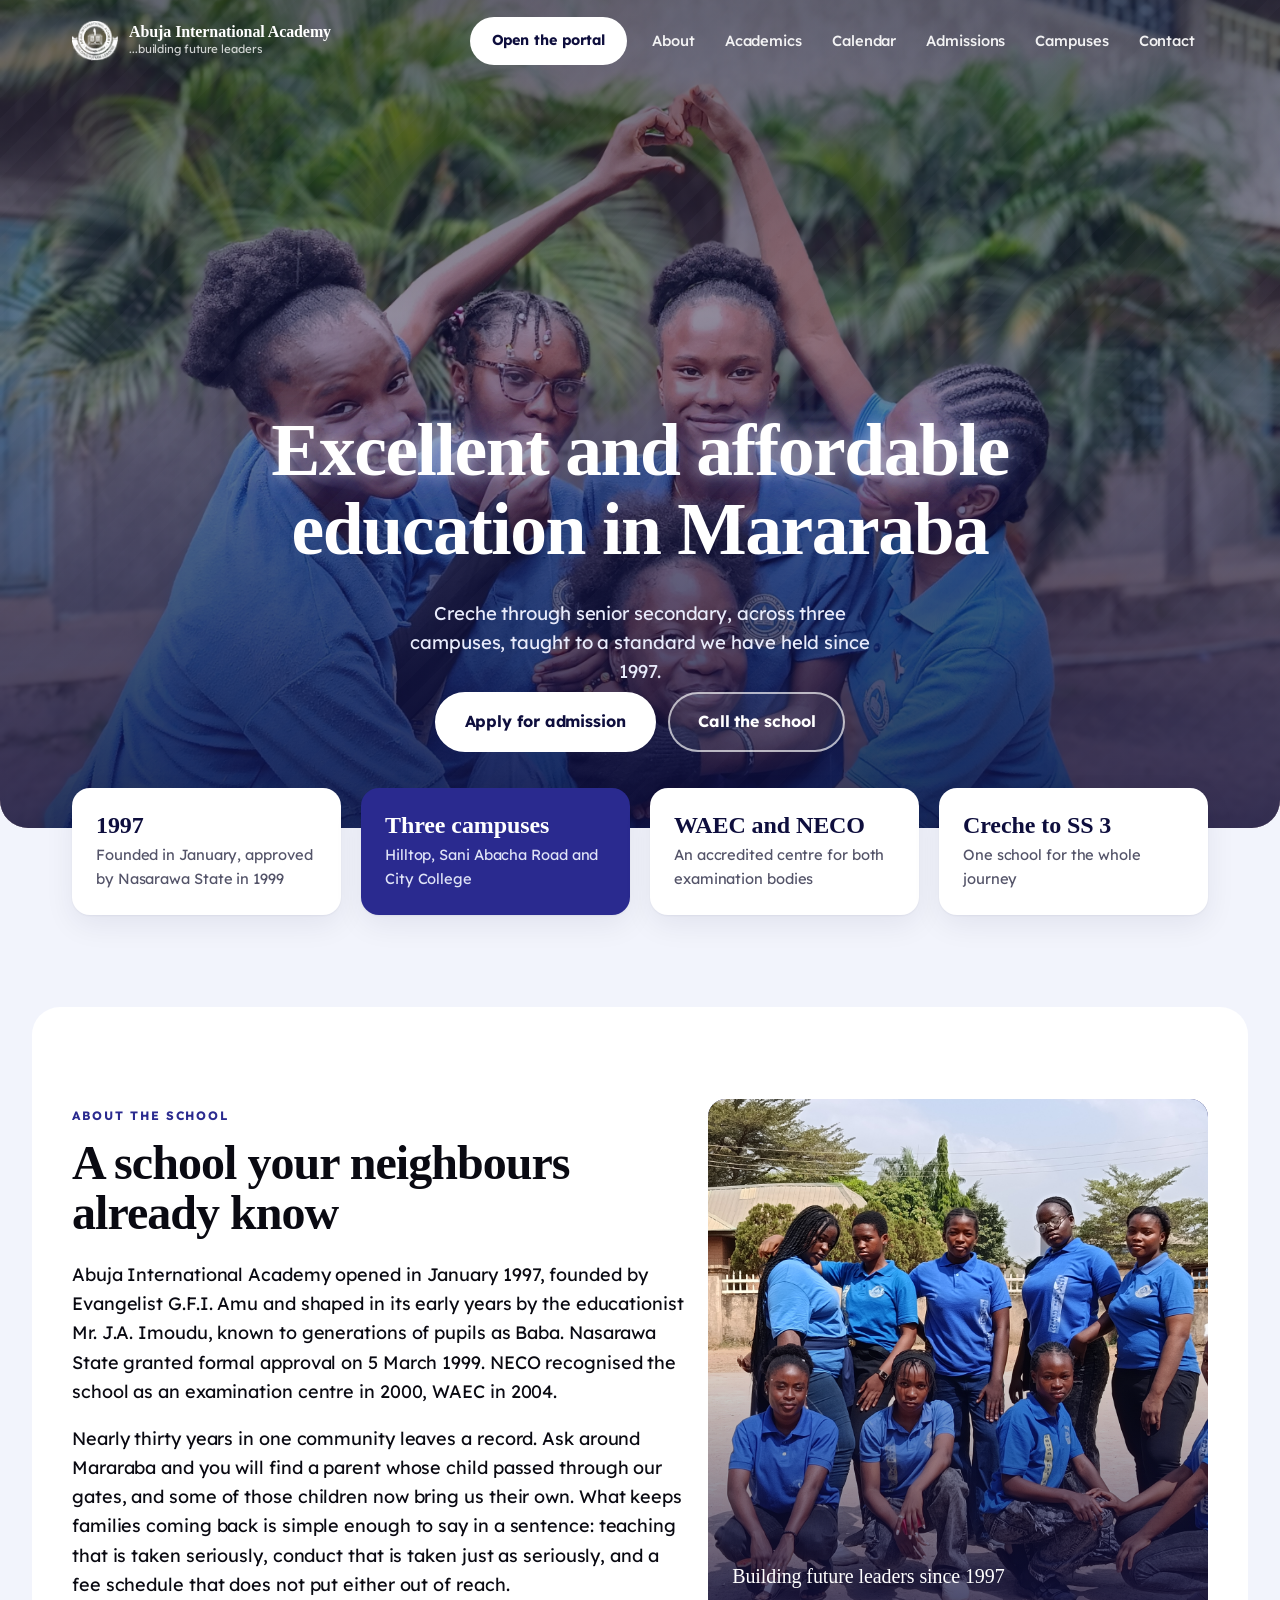
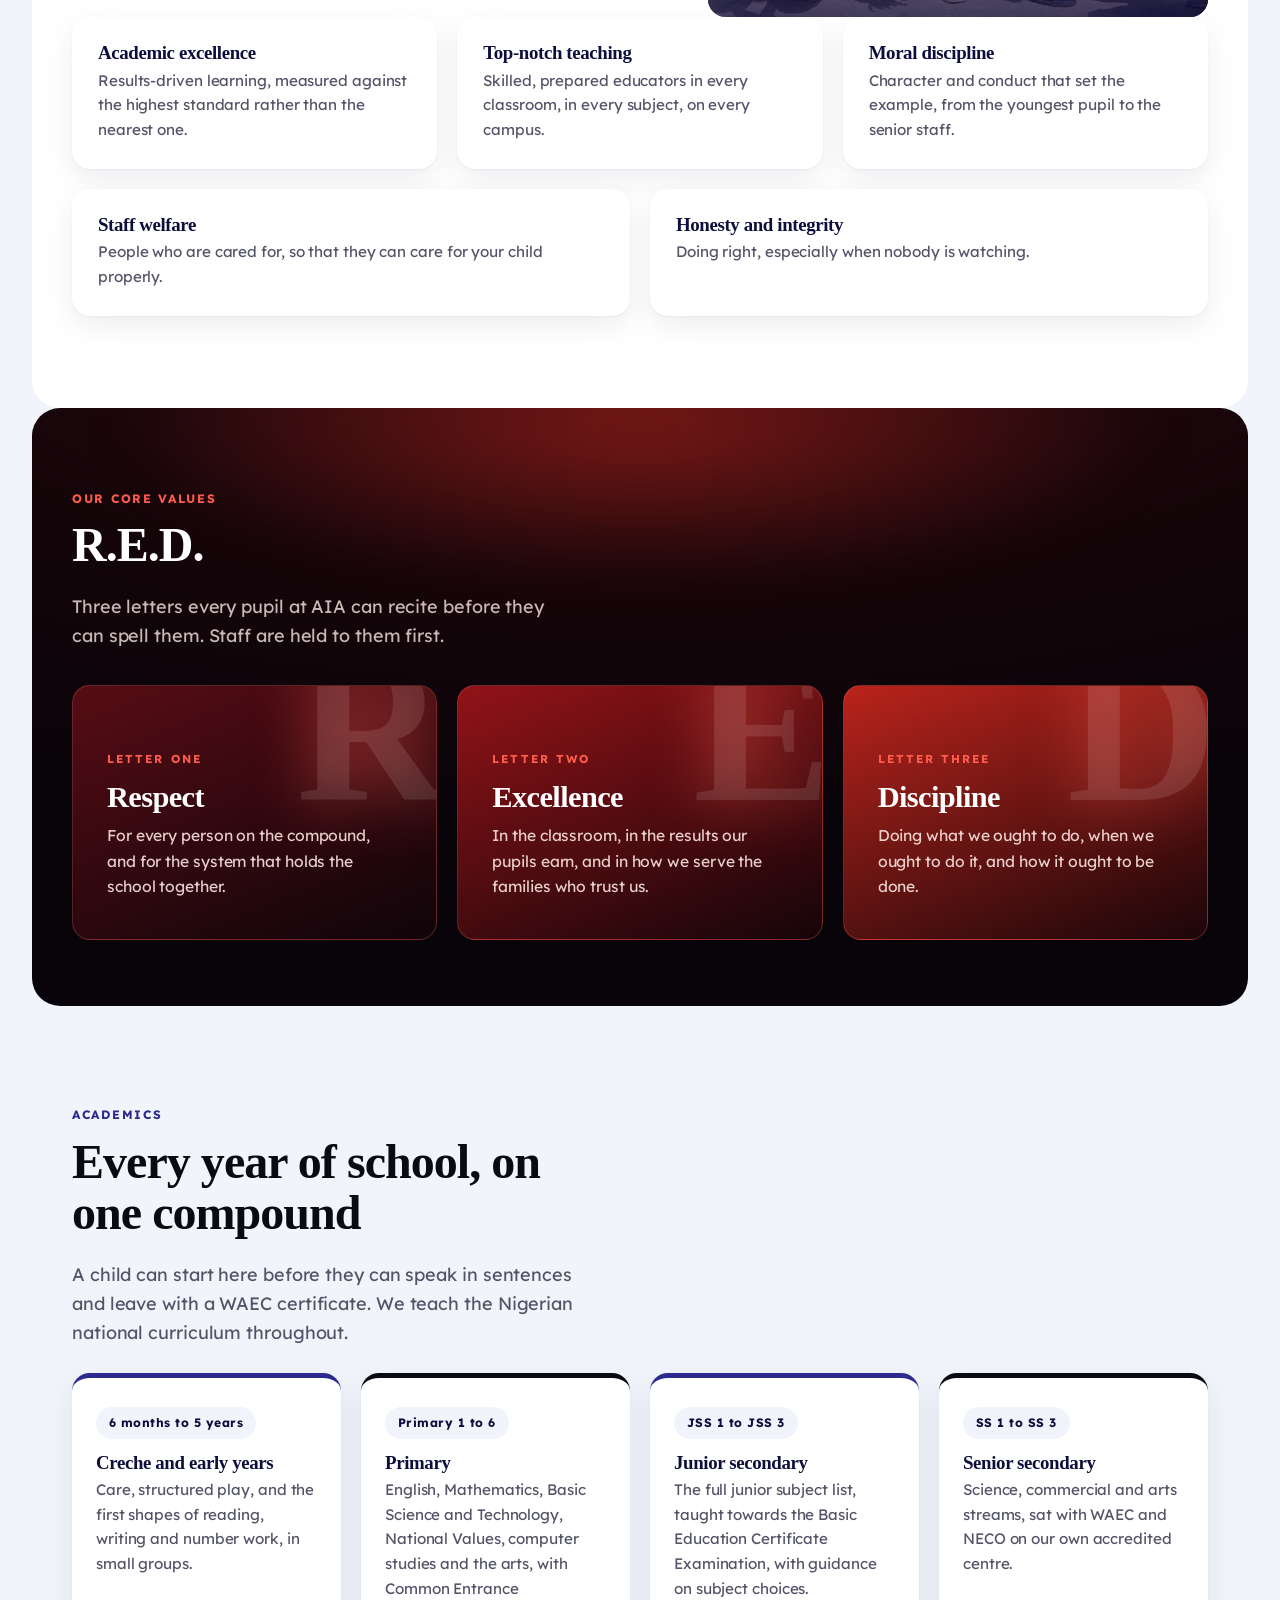
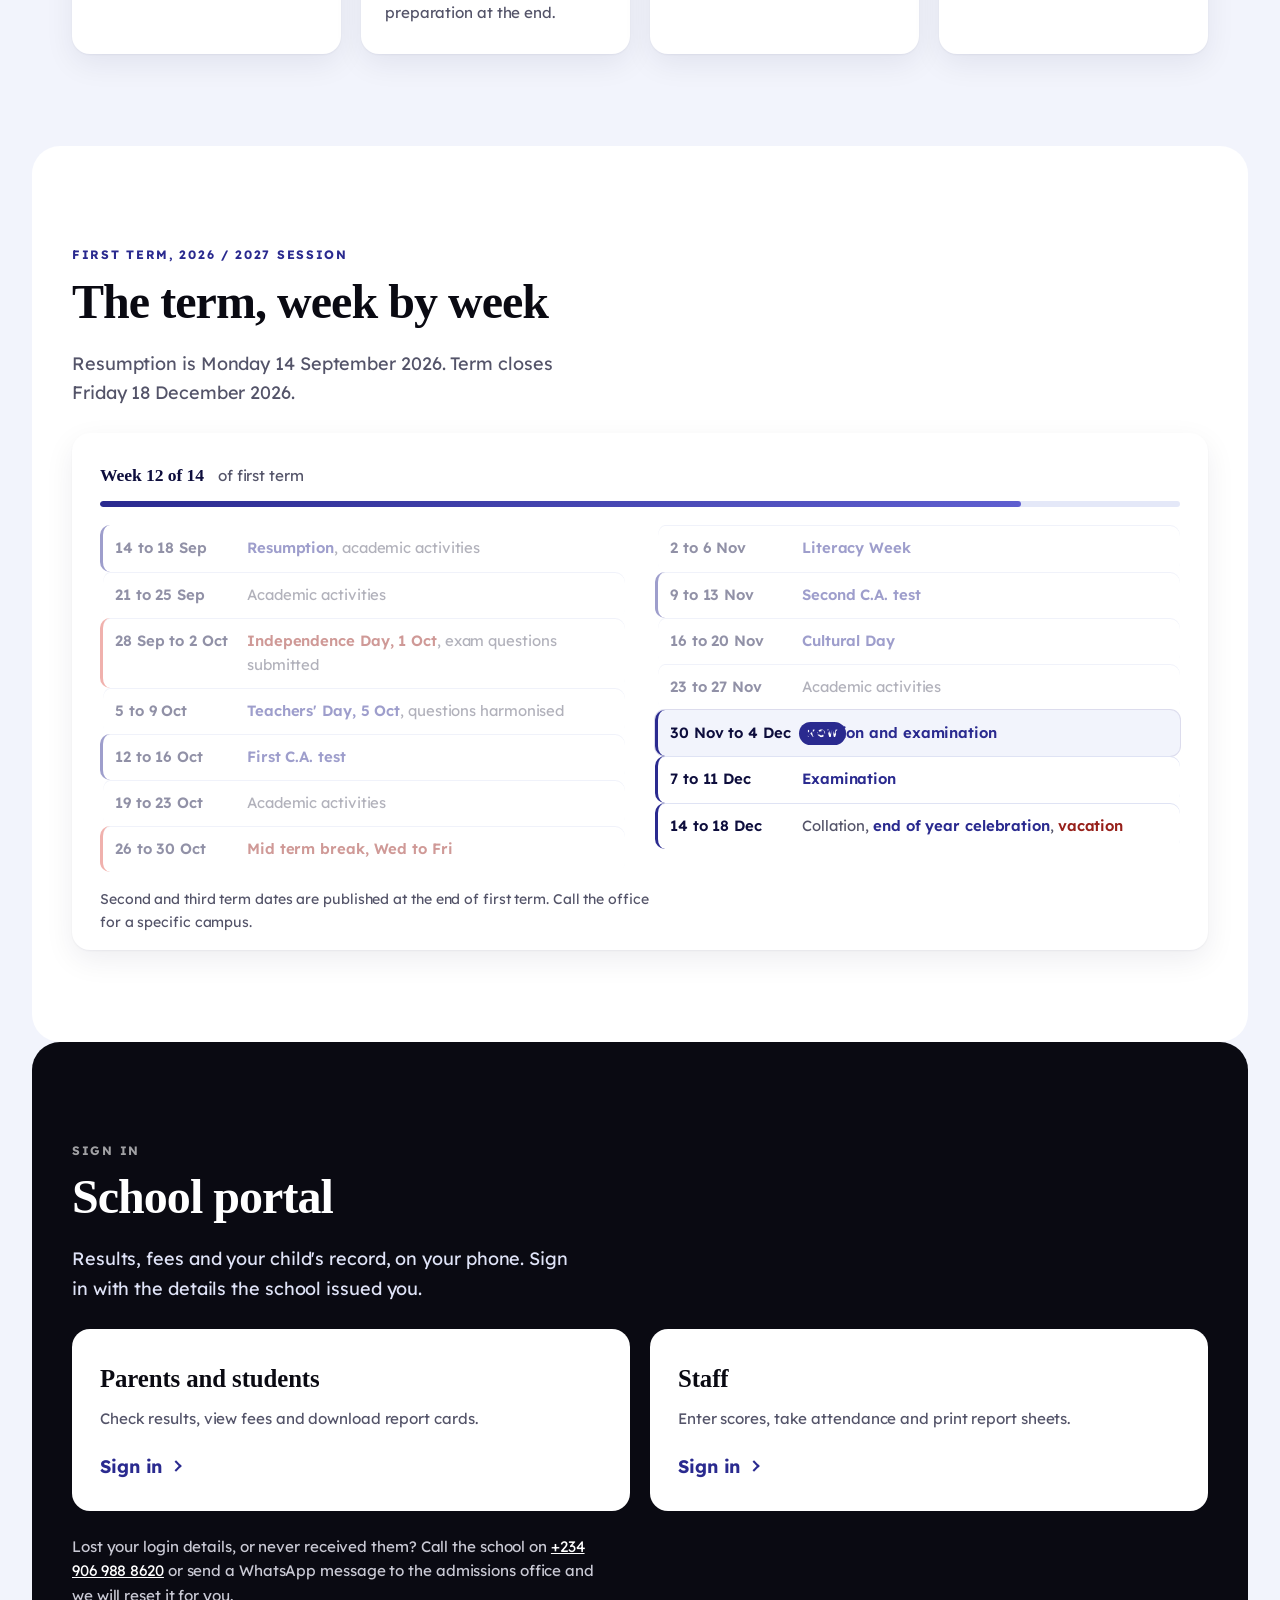
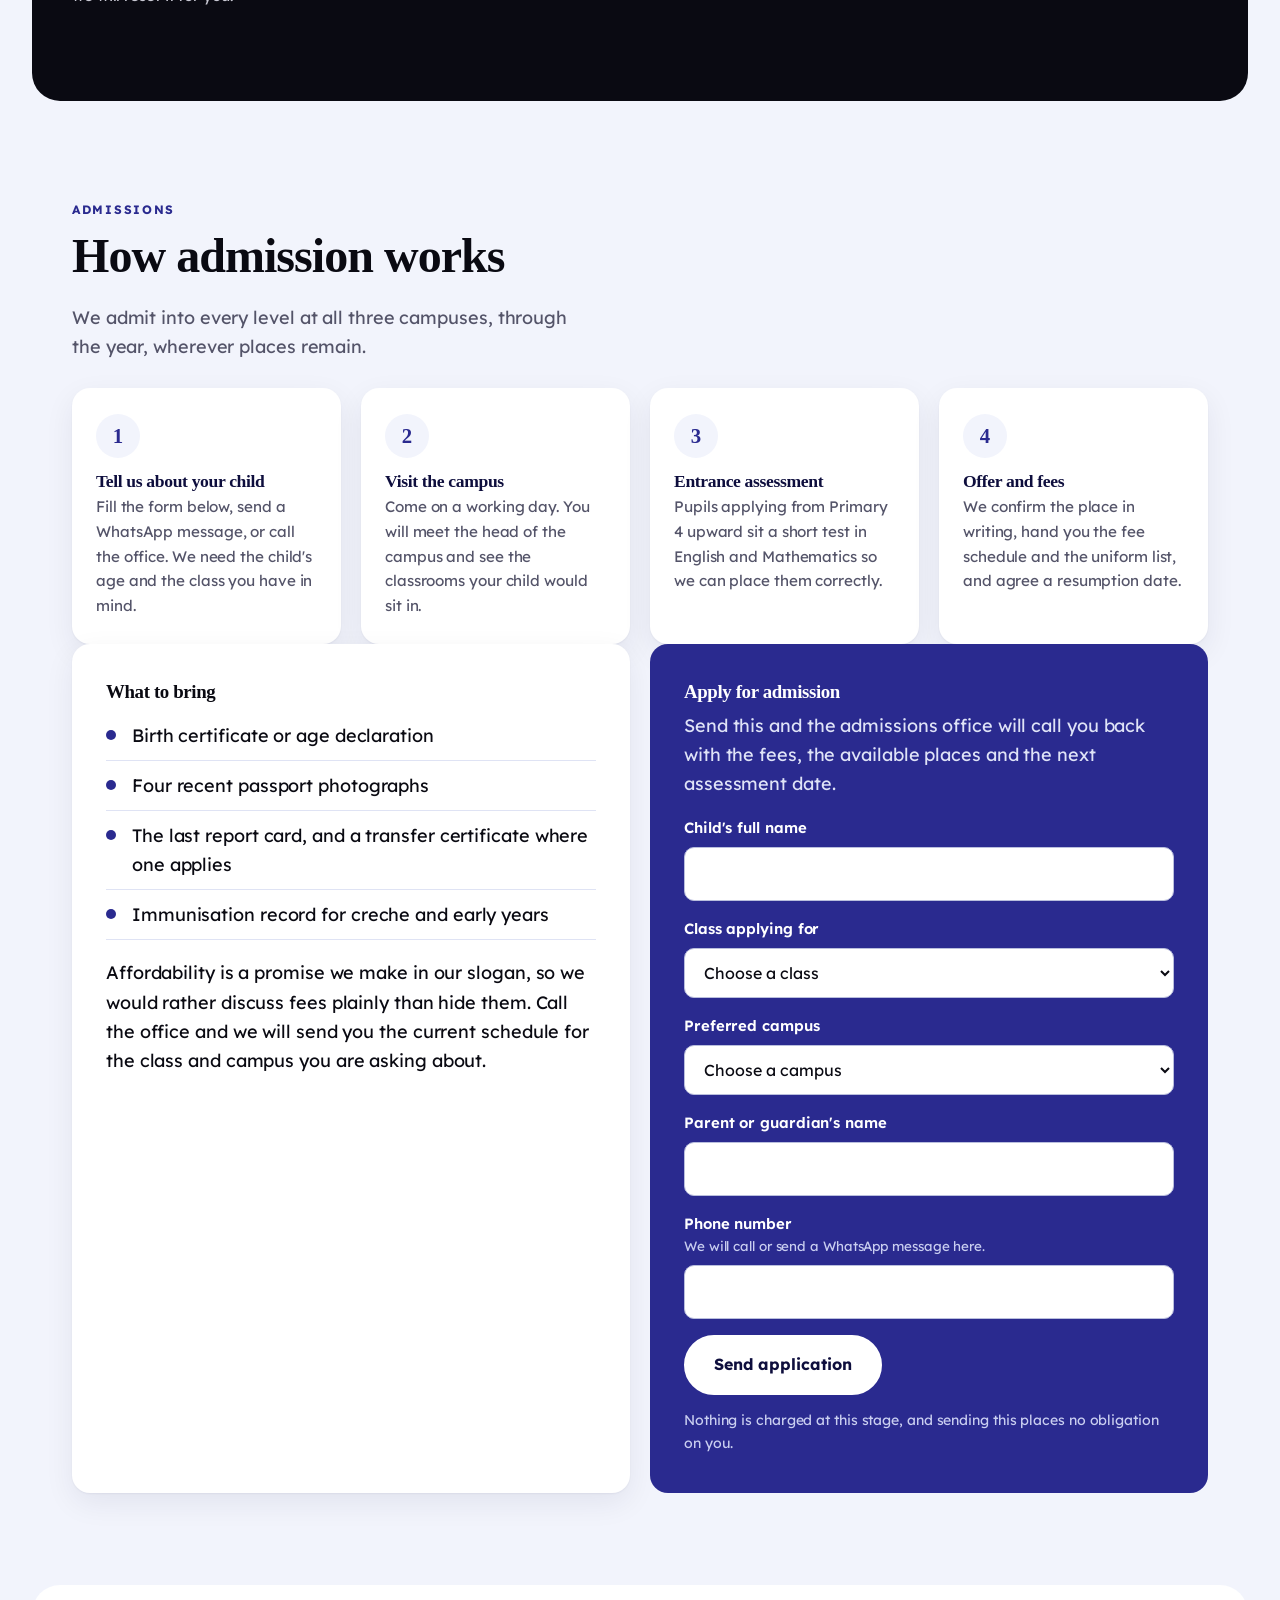
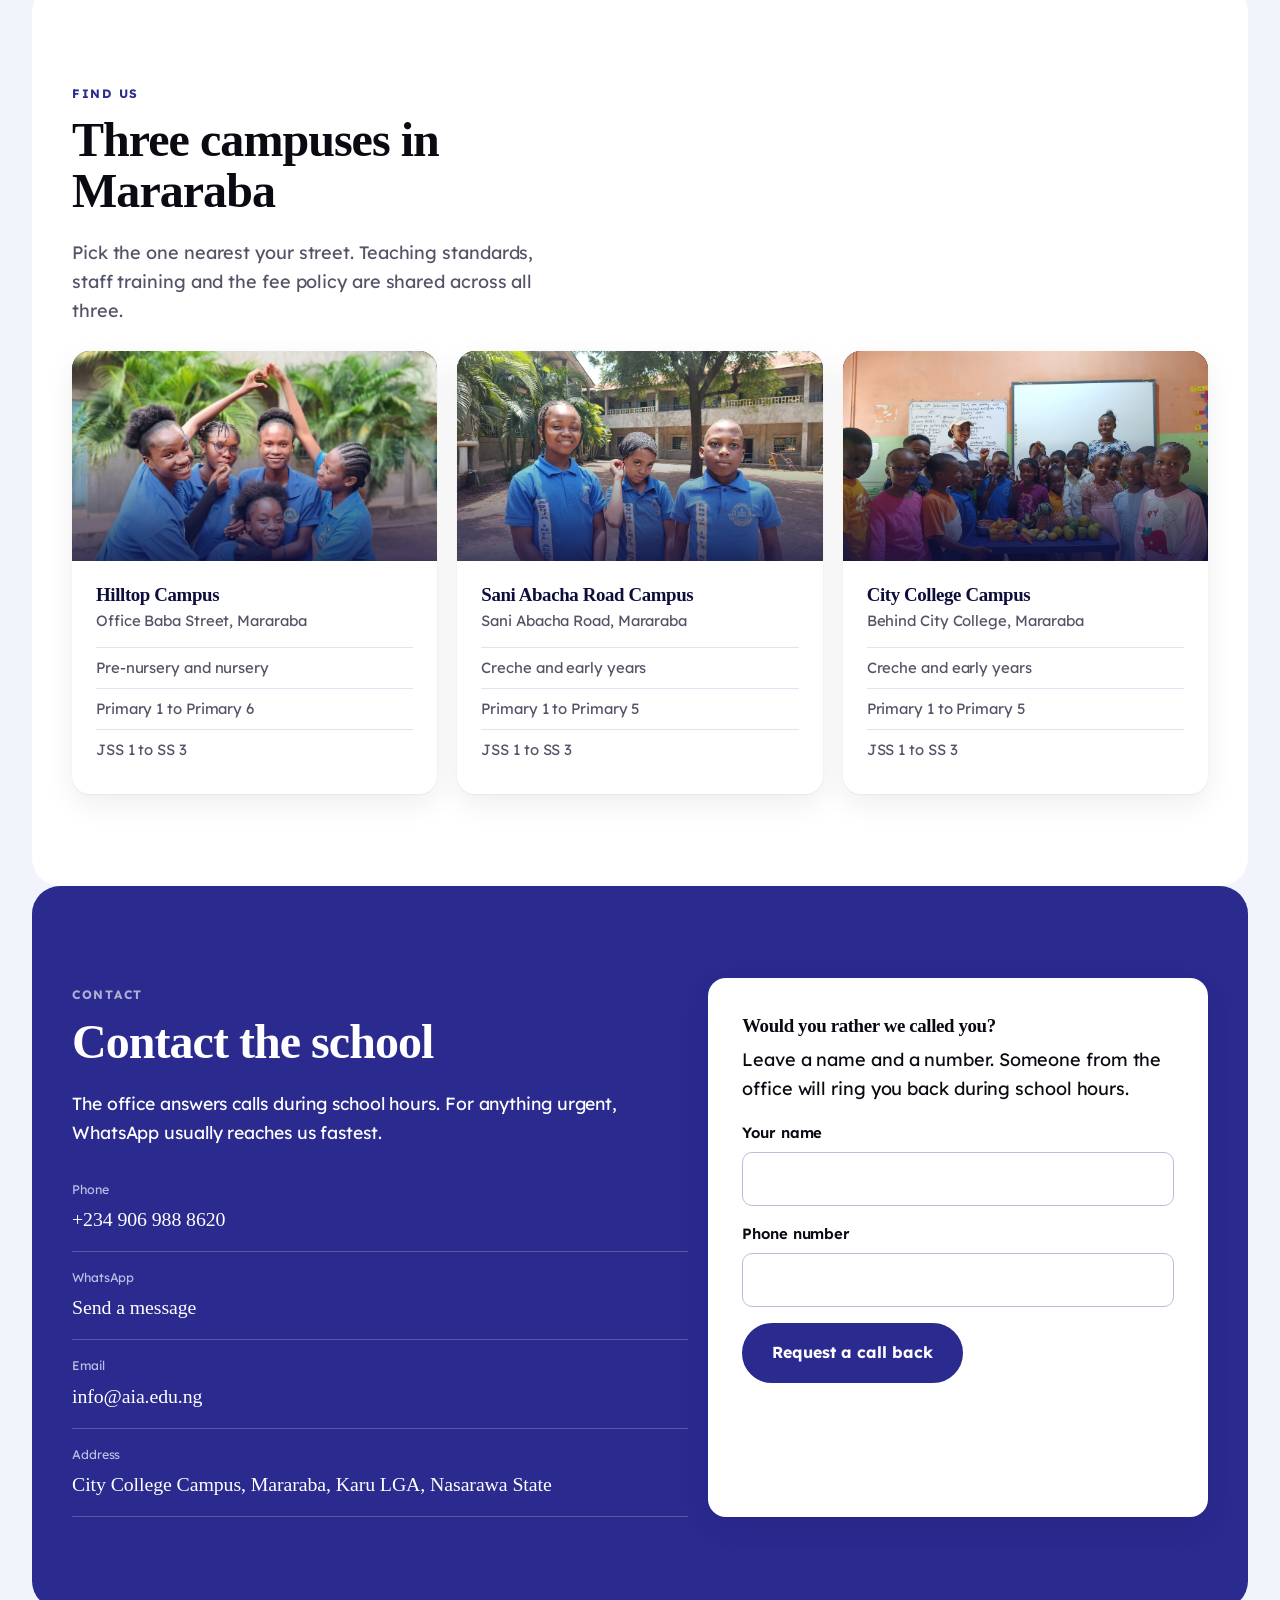
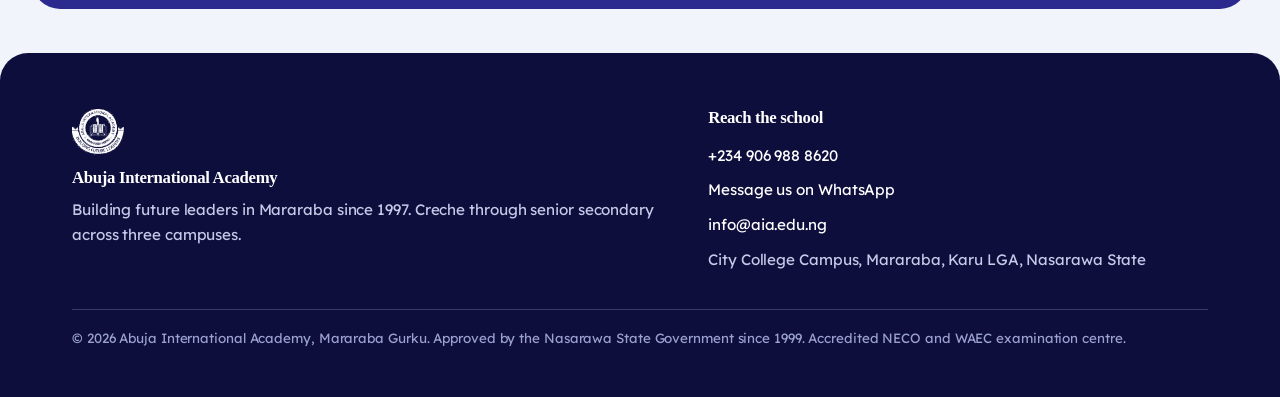
<file: index.html>
<!DOCTYPE html>
<html lang="en-NG">
<head>
<meta charset="utf-8">
<meta name="viewport" content="width=device-width, initial-scale=1">
<title>Abuja International Academy, Mararaba: excellent and affordable education</title>
<meta name="description" content="Private day school in Mararaba Gurku, Nasarawa State. Creche to SS 3 across three campuses, WAEC and NECO accredited, founded 1997. Check results on the school portal.">
<meta property="og:title" content="Abuja International Academy, Mararaba">
<meta property="og:description" content="Creche to SS 3 across three campuses in Mararaba. Founded 1997. WAEC and NECO accredited.">
<meta property="og:type" content="website">
<meta name="theme-color" content="#0e0e3d">
<link rel="icon" href="assets/img/favicon.png">
<link rel="preconnect" href="https://fonts.googleapis.com">
<link rel="preconnect" href="https://fonts.gstatic.com" crossorigin>
<link href="https://fonts.googleapis.com/css2?family=Lexend:wght@400;500;600;700&family=Tinos:wght@400;700&display=swap" rel="stylesheet">
<link rel="stylesheet" href="assets/css/aia.css">
<script type="application/ld+json">
{
  "@context": "https://schema.org",
  "@type": "School",
  "name": "Abuja International Academy",
  "alternateName": "AIA Mararaba",
  "slogan": "Excellent and affordable education in Mararaba",
  "foundingDate": "1997-01",
  "email": "info@aia.edu.ng",
  "telephone": "+234 906 988 8620",
  "address": {
    "@type": "PostalAddress",
    "streetAddress": "City College Campus, Mararaba",
    "addressLocality": "Mararaba Gurku",
    "addressRegion": "Nasarawa",
    "addressCountry": "NG"
  }
}
</script>
</head>
<body id="top">
<a class="skip" href="#main">Skip to content</a>

<header class="masthead">
  <div class="wrap">
    <a class="brand" href="#top">
      <img class="crest-light" src="assets/img/aia-crest-white.png" alt="" width="46" height="40">
      <img class="crest-dark" src="assets/img/aia-crest.png" alt="" width="46" height="40">
      <span>
        <b>Abuja International Academy</b>
        <i>...building future leaders</i>
      </span>
    </a>
    <a class="head-portal" href="PORTAL-URL">Open the portal</a>
    <button class="nav-toggle" type="button" aria-expanded="false" aria-controls="site-nav">Menu</button>
    <nav class="nav" id="site-nav" aria-label="Main">
      <ul>
        <li><a href="#about">About</a></li>
        <li><a href="#academics">Academics</a></li>
        <li><a href="#calendar">Calendar</a></li>
        <!-- <li><a href="#portal">Portal</a></li> -->
        <li><a href="#admissions">Admissions</a></li>
        <li><a href="#campuses">Campuses</a></li>
        <li><a href="#contact">Contact</a></li>
      </ul>
    </nav>
  </div>
</header>

<main id="main">

  <section class="hero">
    <div class="hero-slides" aria-hidden="true">
      <span class="slide" style="background-image: url('assets/img/img1.jpg')"></span>
      <span class="slide" style="background-image: url('assets/img/img2.jpg')"></span>
      <span class="slide" style="background-image: url('assets/img/img3.jpg')"></span>
      <span class="slide" style="background-image: url('assets/img/img4.jpg')"></span>
    </div>
    <div class="hero-shade" aria-hidden="true"></div>
    <div class="wrap hero-copy">
      <h1>
        <span class="line"><em class="glow">Excellent</em> and <em class="glow">affordable</em></span>
        <span class="line">education in Mararaba</span>
      </h1>
      <p class="rotator">
        <span>Creche through senior secondary, across three campuses, taught to a standard we have held since 1997.</span>
        <span>An accredited WAEC and NECO examination centre, so your child sits their finals on familiar ground.</span>
        <span>Character taught beside chemistry. Respect, excellence and discipline are the house rules.</span>
        <span>Fees a working family in Mararaba can plan around, without lowering what we ask of ourselves.</span>
      </p>
      <div class="actions">
        <a class="btn btn-light" href="#apply">Apply for admission</a>
        <a class="btn btn-outline" href="tel:+2349069888620">Call the school</a>
      </div>
    </div>
  </section>

  <section class="section" style="padding-top:0">
    <div class="wrap">
      <div class="row strip">
        <div class="fact">
          <b>1997</b>
          <span>Founded in January, approved by Nasarawa State in 1999</span>
        </div>
        <div class="fact on-blue">
          <b>Three campuses</b>
          <span>Hilltop, Sani Abacha Road and City College</span>
        </div>
        <div class="fact">
          <b>WAEC and NECO</b>
          <span>An accredited centre for both examination bodies</span>
        </div>
        <div class="fact">
          <b>Creche to SS 3</b>
          <span>One school for the whole journey</span>
        </div>
      </div>
    </div>
  </section>

  <section class="section section-white" id="about">
    <div class="wrap">
      <div class="row split">
        <div class="col-text">
          <span class="eyebrow">About the school</span>
          <h2>A school your neighbours already know</h2>
          <div class="prose">
            <p>Abuja International Academy opened in January 1997, founded by Evangelist G.F.I. Amu and shaped in its early years by the educationist Mr. J.A. Imoudu, known to generations of pupils as Baba. Nasarawa State granted formal approval on 5 March 1999. NECO recognised the school as an examination centre in 2000, WAEC in 2004.</p>
            <p>Nearly thirty years in one community leaves a record. Ask around Mararaba and you will find a parent whose child passed through our gates, and some of those children now bring us their own. What keeps families coming back is simple enough to say in a sentence: teaching that is taken seriously, conduct that is taken just as seriously, and a fee schedule that does not put either out of reach.</p>
          </div>
        </div>
        <figure class="pic pic-tall col-side">
          <img src="assets/img/img2.jpg" alt="Pupils of Abuja International Academy at school">
          <figcaption>Building future leaders since 1997</figcaption>
        </figure>
      </div>

      <ul class="row pillars">
        <li>
          <h3>Academic excellence</h3>
          <p>Results-driven learning, measured against the highest standard rather than the nearest one.</p>
        </li>
        <li>
          <h3>Top-notch teaching</h3>
          <p>Skilled, prepared educators in every classroom, in every subject, on every campus.</p>
        </li>
        <li>
          <h3>Moral discipline</h3>
          <p>Character and conduct that set the example, from the youngest pupil to the senior staff.</p>
        </li>
        <li>
          <h3>Staff welfare</h3>
          <p>People who are cared for, so that they can care for your child properly.</p>
        </li>
        <li>
          <h3>Honesty and integrity</h3>
          <p>Doing right, especially when nobody is watching.</p>
        </li>
      </ul>
    </div>
  </section>

  <section class="creed section-dark" id="values">
    <div class="wrap">
      <div class="section-head">
        <span class="eyebrow">Our core values</span>
        <h2>R.E.D.</h2>
        <p>Three letters every pupil at AIA can recite before they can spell them. Staff are held to them first.</p>
      </div>
      <div class="row creed-cards">
        <div class="creed-card">
          <span class="glyph" aria-hidden="true">R</span>
          <span class="word">Letter one</span>
          <h3>Respect</h3>
          <p>For every person on the compound, and for the system that holds the school together.</p>
        </div>
        <div class="creed-card">
          <span class="glyph" aria-hidden="true">E</span>
          <span class="word">Letter two</span>
          <h3>Excellence</h3>
          <p>In the classroom, in the results our pupils earn, and in how we serve the families who trust us.</p>
        </div>
        <div class="creed-card">
          <span class="glyph" aria-hidden="true">D</span>
          <span class="word">Letter three</span>
          <h3>Discipline</h3>
          <p>Doing what we ought to do, when we ought to do it, and how it ought to be done.</p>
        </div>
      </div>
    </div>
  </section>

  <section class="section" id="academics">
    <div class="wrap">
      <div class="section-head">
        <span class="eyebrow">Academics</span>
        <h2>Every year of school, on one compound</h2>
        <p>A child can start here before they can speak in sentences and leave with a WAEC certificate. We teach the Nigerian national curriculum throughout.</p>
      </div>
      <div class="row levels">
        <div class="level">
          <span class="tag">6 months to 5 years</span>
          <h3>Creche and early years</h3>
          <p>Care, structured play, and the first shapes of reading, writing and number work, in small groups.</p>
        </div>
        <div class="level level-black">
          <span class="tag">Primary 1 to 6</span>
          <h3>Primary</h3>
          <p>English, Mathematics, Basic Science and Technology, National Values, computer studies and the arts, with Common Entrance preparation at the end.</p>
        </div>
        <div class="level">
          <span class="tag">JSS 1 to JSS 3</span>
          <h3>Junior secondary</h3>
          <p>The full junior subject list, taught towards the Basic Education Certificate Examination, with guidance on subject choices.</p>
        </div>
        <div class="level level-black">
          <span class="tag">SS 1 to SS 3</span>
          <h3>Senior secondary</h3>
          <p>Science, commercial and arts streams, sat with WAEC and NECO on our own accredited centre.</p>
        </div>
      </div>
    </div>
  </section>

  <section class="section section-white" id="calendar">
    <div class="wrap">
      <div class="section-head">
        <span class="eyebrow">First term, 2026 / 2027 session</span>
        <h2>The term, week by week</h2>
        <p>Resumption is Monday 14 September 2026. Term closes Friday 18 December 2026.</p>
      </div>

      <div class="cal" data-term-start="2026-09-14" data-term-end="2026-12-18">
        <p class="cal-status" id="cal-status"><b>First term</b> 14 September to 18 December 2026</p>
        <div class="cal-bar" aria-hidden="true"><span id="cal-fill"></span></div>
        <ol class="cal-list">
          <li class="cal-row is-key" data-start="2026-09-14" data-end="2026-09-18">
            <span class="cal-when">14 to 18 Sep</span>
            <span class="cal-what"><em class='pin'>Resumption</em>, academic activities</span>
          </li>
          <li class="cal-row " data-start="2026-09-21" data-end="2026-09-25">
            <span class="cal-when">21 to 25 Sep</span>
            <span class="cal-what">Academic activities</span>
          </li>
          <li class="cal-row is-break" data-start="2026-09-28" data-end="2026-10-02">
            <span class="cal-when">28 Sep to 2 Oct</span>
            <span class="cal-what"><em class='off'>Independence Day, 1 Oct</em>, exam questions submitted</span>
          </li>
          <li class="cal-row " data-start="2026-10-05" data-end="2026-10-09">
            <span class="cal-when">5 to 9 Oct</span>
            <span class="cal-what"><em class='pin'>Teachers' Day, 5 Oct</em>, questions harmonised</span>
          </li>
          <li class="cal-row is-key" data-start="2026-10-12" data-end="2026-10-16">
            <span class="cal-when">12 to 16 Oct</span>
            <span class="cal-what"><em class='pin'>First C.A. test</em></span>
          </li>
          <li class="cal-row " data-start="2026-10-19" data-end="2026-10-23">
            <span class="cal-when">19 to 23 Oct</span>
            <span class="cal-what">Academic activities</span>
          </li>
          <li class="cal-row is-break" data-start="2026-10-26" data-end="2026-10-30">
            <span class="cal-when">26 to 30 Oct</span>
            <span class="cal-what"><em class='off'>Mid term break, Wed to Fri</em></span>
          </li>
          <li class="cal-row " data-start="2026-11-02" data-end="2026-11-06">
            <span class="cal-when">2 to 6 Nov</span>
            <span class="cal-what"><em class='pin'>Literacy Week</em></span>
          </li>
          <li class="cal-row is-key" data-start="2026-11-09" data-end="2026-11-13">
            <span class="cal-when">9 to 13 Nov</span>
            <span class="cal-what"><em class='pin'>Second C.A. test</em></span>
          </li>
          <li class="cal-row " data-start="2026-11-16" data-end="2026-11-20">
            <span class="cal-when">16 to 20 Nov</span>
            <span class="cal-what"><em class='pin'>Cultural Day</em></span>
          </li>
          <li class="cal-row " data-start="2026-11-23" data-end="2026-11-27">
            <span class="cal-when">23 to 27 Nov</span>
            <span class="cal-what">Academic activities</span>
          </li>
          <li class="cal-row is-key" data-start="2026-11-30" data-end="2026-12-04">
            <span class="cal-when">30 Nov to 4 Dec</span>
            <span class="cal-what"><em class='pin'>Revision and examination</em></span>
          </li>
          <li class="cal-row is-key" data-start="2026-12-07" data-end="2026-12-11">
            <span class="cal-when">7 to 11 Dec</span>
            <span class="cal-what"><em class='pin'>Examination</em></span>
          </li>
          <li class="cal-row is-key" data-start="2026-12-14" data-end="2026-12-18">
            <span class="cal-when">14 to 18 Dec</span>
            <span class="cal-what">Collation, <em class='pin'>end of year celebration</em>, <em class='off'>vacation</em></span>
          </li>
        </ol>
        <p class="cal-note">Second and third term dates are published at the end of first term. Call the office for a specific campus.</p>
      </div>
    </div>
  </section>

  <section class="section section-black section-dark" id="portal">
    <div class="wrap">
      <div class="section-head">
        <span class="eyebrow">Sign in</span>
        <h2>School portal</h2>
        <p>Results, fees and your child's record, on your phone. Sign in with the details the school issued you.</p>
      </div>
      <div class="row doors">
        <a class="door" href="PORTAL-URL">
          <span>
            <b>Parents and students</b>
            <span>Check results, view fees and download report cards.</span>
          </span>
          <em>Sign in</em>
        </a>
        <a class="door" href="PORTAL-URL-STAFF">
          <span>
            <b>Staff</b>
            <span>Enter scores, take attendance and print report sheets.</span>
          </span>
          <em>Sign in</em>
        </a>
      </div>
      <p class="portal-note">Lost your login details, or never received them? Call the school on <a href="tel:+2349069888620">+234 906 988 8620</a> or send a WhatsApp message to the admissions office and we will reset it for you.</p>
    </div>
  </section>

  <section class="section" id="admissions">
    <div class="wrap">
      <div class="section-head">
        <span class="eyebrow">Admissions</span>
        <h2>How admission works</h2>
        <p>We admit into every level at all three campuses, through the year, wherever places remain.</p>
      </div>

      <ol class="row steps">
        <li>
          <h3>Tell us about your child</h3>
          <p>Fill the form below, send a WhatsApp message, or call the office. We need the child's age and the class you have in mind.</p>
        </li>
        <li>
          <h3>Visit the campus</h3>
          <p>Come on a working day. You will meet the head of the campus and see the classrooms your child would sit in.</p>
        </li>
        <li>
          <h3>Entrance assessment</h3>
          <p>Pupils applying from Primary 4 upward sit a short test in English and Mathematics so we can place them correctly.</p>
        </li>
        <li>
          <h3>Offer and fees</h3>
          <p>We confirm the place in writing, hand you the fee schedule and the uniform list, and agree a resumption date.</p>
        </li>
      </ol>

      <div class="row split" id="apply">
        <div class="col-half panel-white panel">
          <h3>What to bring</h3>
          <ul class="ticks">
            <li>Birth certificate or age declaration</li>
            <li>Four recent passport photographs</li>
            <li>The last report card, and a transfer certificate where one applies</li>
            <li>Immunisation record for creche and early years</li>
          </ul>
          <p>Affordability is a promise we make in our slogan, so we would rather discuss fees plainly than hide them. Call the office and we will send you the current schedule for the class and campus you are asking about.</p>
        </div>

        <div class="col-half panel-blue panel">
          <h3>Apply for admission</h3>
          <p>Send this and the admissions office will call you back with the fees, the available places and the next assessment date.</p>
          <form class="form" name="application" method="POST" data-netlify="true" netlify-honeypot="company" action="/thank-you.html" data-guard>
            <input type="hidden" name="form-name" value="application">
            <p class="hp"><label>Leave this empty <input name="company" tabindex="-1"></label></p>

            <div class="field">
              <label for="child">Child's full name</label>
              <input id="child" name="child_name" type="text" required>
            </div>
            <div class="field">
              <label for="klass">Class applying for</label>
              <select id="klass" name="class_applied" required>
                <option value="">Choose a class</option>
                <option>Creche</option>
                <option>Early years or nursery</option>
                <option>Primary 1</option>
                <option>Primary 2</option>
                <option>Primary 3</option>
                <option>Primary 4</option>
                <option>Primary 5</option>
                <option>Primary 6</option>
                <option>JSS 1</option>
                <option>JSS 2</option>
                <option>JSS 3</option>
                <option>SS 1</option>
                <option>SS 2</option>
                <option>SS 3</option>
              </select>
            </div>
            <div class="field">
              <label for="campus">Preferred campus</label>
              <select id="campus" name="campus" required>
                <option value="">Choose a campus</option>
                <option>Hilltop Campus, Office Baba Street</option>
                <option>Sani Abacha Road Campus</option>
                <option>City College Campus</option>
                <option>Whichever has a place</option>
              </select>
            </div>
            <div class="field">
              <label for="parent">Parent or guardian's name</label>
              <input id="parent" name="parent_name" type="text" autocomplete="name" required>
            </div>
            <div class="field">
              <label for="phone">Phone number <span class="help">We will call or send a WhatsApp message here.</span></label>
              <input id="phone" name="phone" type="tel" inputmode="tel" autocomplete="tel" required>
            </div>
            <button class="btn btn-light" type="submit" data-sending="Sending your application">Send application</button>
            <p class="form-note">Nothing is charged at this stage, and sending this places no obligation on you.</p>
          </form>
        </div>
      </div>
    </div>
  </section>

  <section class="section section-white" id="campuses">
    <div class="wrap">
      <div class="section-head">
        <span class="eyebrow">Find us</span>
        <h2>Three campuses in Mararaba</h2>
        <p>Pick the one nearest your street. Teaching standards, staff training and the fee policy are shared across all three.</p>
      </div>
      <div class="row">
        <article class="campus">
          <figure class="pic">
            <img src="assets/img/img1.jpg" alt="Hilltop Campus, Office Baba Street">
          </figure>
          <div class="body">
            <h3>Hilltop Campus</h3>
            <p class="addr">Office Baba Street, Mararaba</p>
            <ul>
              <li>Pre-nursery and nursery</li>
              <li>Primary 1 to Primary 6</li>
              <li>JSS 1 to SS 3</li>
            </ul>
          </div>
        </article>
        <article class="campus">
          <figure class="pic">
            <img src="assets/img/img3.jpg" alt="Sani Abacha Road Campus">
          </figure>
          <div class="body">
            <h3>Sani Abacha Road Campus</h3>
            <p class="addr">Sani Abacha Road, Mararaba</p>
            <ul>
              <li>Creche and early years</li>
              <li>Primary 1 to Primary 5</li>
              <li>JSS 1 to SS 3</li>
            </ul>
          </div>
        </article>
        <article class="campus">
          <figure class="pic">
            <img src="assets/img/img4.jpg" alt="City College Campus">
          </figure>
          <div class="body">
            <h3>City College Campus</h3>
            <p class="addr">Behind City College, Mararaba</p>
            <ul>
              <li>Creche and early years</li>
              <li>Primary 1 to Primary 5</li>
              <li>JSS 1 to SS 3</li>
            </ul>
          </div>
        </article>
      </div>
    </div>
  </section>

  <section class="section section-blue section-dark" id="contact">
    <div class="wrap">
      <div class="row split">
        <div class="col-text">
          <span class="eyebrow">Contact</span>
          <h2>Contact the school</h2>
          <p class="lead">The office answers calls during school hours. For anything urgent, WhatsApp usually reaches us fastest.</p>
          <ul class="contact-list">
            <li>
              <span class="k">Phone</span>
              <a class="v" href="tel:+2349069888620">+234 906 988 8620</a>
            </li>
            <li>
              <span class="k">WhatsApp</span>
              <a class="v" href="https://wa.me/2349069888620">Send a message</a>
            </li>
            <li>
              <span class="k">Email</span>
              <a class="v" href="mailto:info@aia.edu.ng">info@aia.edu.ng</a>
            </li>
            <li>
              <span class="k">Address</span>
              <span class="v">City College Campus, Mararaba, Karu LGA, Nasarawa State</span>
            </li>
          </ul>
        </div>

        <div class="col-side panel-white panel">
          <h3>Would you rather we called you?</h3>
          <p>Leave a name and a number. Someone from the office will ring you back during school hours.</p>
          <form class="form" name="callback" method="POST" data-netlify="true" netlify-honeypot="company" action="/thank-you.html" data-guard>
            <input type="hidden" name="form-name" value="callback">
            <p class="hp"><label>Leave this empty <input name="company" tabindex="-1"></label></p>
            <div class="field">
              <label for="cb-name">Your name</label>
              <input id="cb-name" name="name" type="text" autocomplete="name" required>
            </div>
            <div class="field">
              <label for="cb-phone">Phone number</label>
              <input id="cb-phone" name="phone" type="tel" inputmode="tel" autocomplete="tel" required>
            </div>
            <button class="btn" type="submit" data-sending="Sending">Request a call back</button>
          </form>
        </div>
      </div>
    </div>
  </section>

</main>

<footer class="footer">
  <div class="wrap">
    <div class="row split">
      <div class="col-text">
        <img class="crest" src="assets/img/aia-crest-white.png" alt="" width="52" height="46">
        <h3>Abuja International Academy</h3>
        <p>Building future leaders in Mararaba since 1997. Creche through senior secondary across three campuses.</p>
      </div>
      <div class="col-side">
        <h3>Reach the school</h3>
        <ul>
          <li><a href="tel:+2349069888620">+234 906 988 8620</a></li>
          <li><a href="https://wa.me/2349069888620">Message us on WhatsApp</a></li>
          <li><a href="mailto:info@aia.edu.ng">info@aia.edu.ng</a></li>
          <li>City College Campus, Mararaba, Karu LGA, Nasarawa State</li>
        </ul>
      </div>
    </div>
    <p class="colophon">&copy; <span id="year">2026</span> Abuja International Academy, Mararaba Gurku. Approved by the Nasarawa State Government since 1999. Accredited NECO and WAEC examination centre.</p>
  </div>
</footer>

<nav class="mobile-bar" aria-label="Quick actions">
  <a href="tel:+2349069888620">Call the school</a>
  <a href="#portal">Open the portal</a>
</nav>

<script src="assets/js/aia.js"></script>
</body>
</html>
</file>
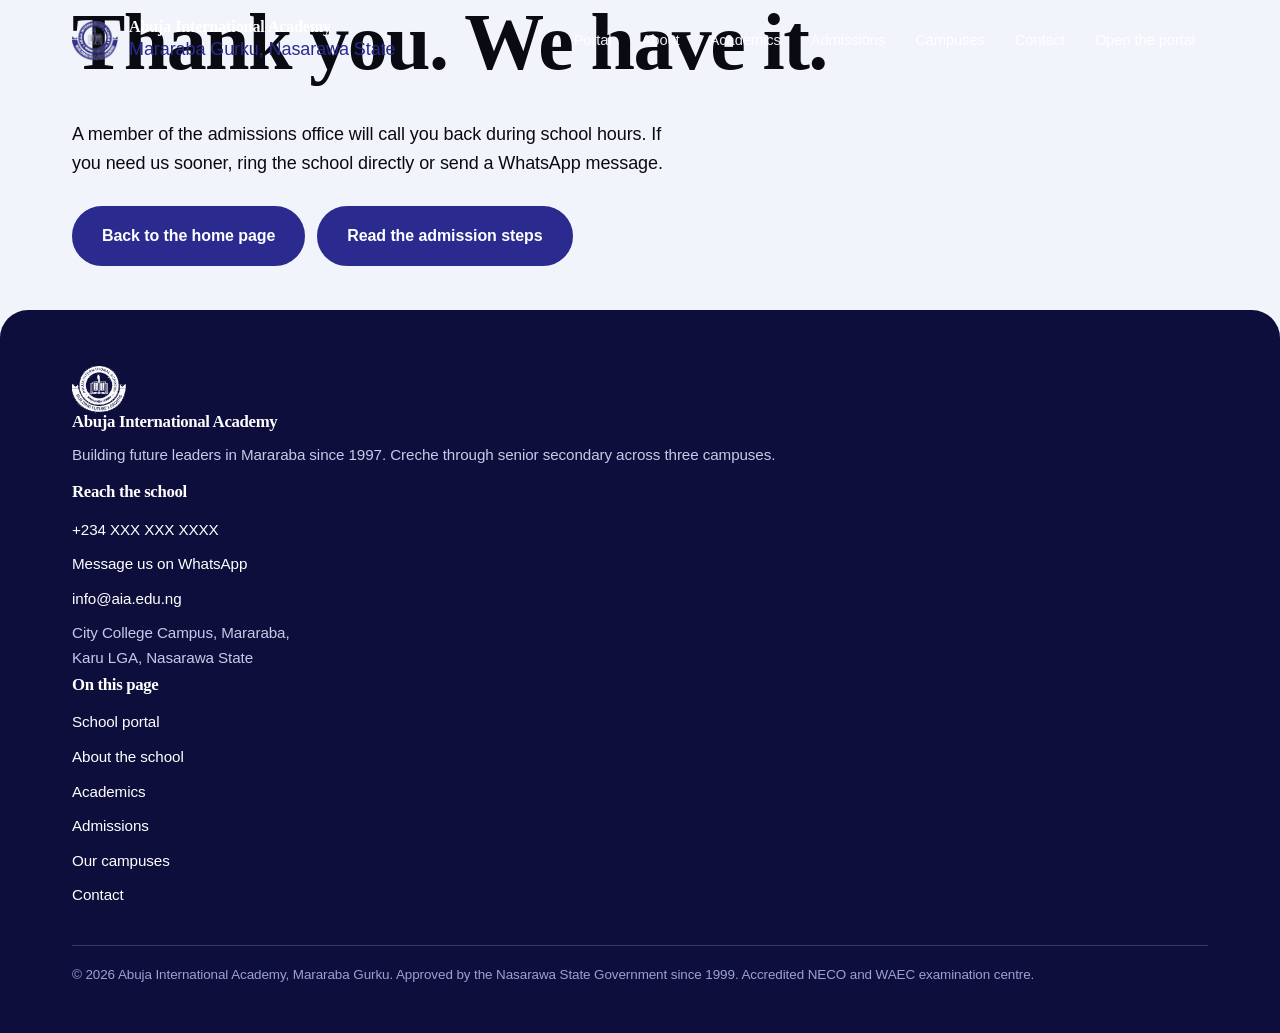
<file: thank-you.html>
<!DOCTYPE html>
<html lang="en-NG">
<head>
<meta charset="utf-8">
<meta name="viewport" content="width=device-width, initial-scale=1">
<title>Thank you: Abuja International Academy</title>
<meta name="description" content="Your message has reached the admissions office at Abuja International Academy.">
<meta property="og:title" content="Abuja International Academy, Mararaba">
<meta property="og:description" content="Creche to SS 3 across three campuses in Mararaba. Founded 1997. WAEC and NECO accredited.">
<meta property="og:type" content="website">
<meta name="theme-color" content="#1c1c66">
<link rel="icon" href="assets/img/favicon.png">
<link rel="preconnect" href="https://fonts.googleapis.com">
<link rel="preconnect" href="https://fonts.gstatic.com" crossorigin>
<link href="https://fonts.googleapis.com/css2?family=Petrona:wght@600;700&display=swap" rel="stylesheet">
<link rel="stylesheet" href="assets/css/aia.css">
<script type="application/ld+json">
{
  "@context": "https://schema.org",
  "@type": "School",
  "name": "Abuja International Academy",
  "alternateName": "AIA Mararaba",
  "slogan": "Excellent and affordable education in Mararaba",
  "foundingDate": "1997-01",
  "email": "info@aia.edu.ng",
  "telephone": "+234 XXX XXX XXXX",
  "address": {
    "@type": "PostalAddress",
    "streetAddress": "City College Campus, Mararaba",
    "addressLocality": "Mararaba Gurku",
    "addressRegion": "Nasarawa",
    "addressCountry": "NG"
  }
}
</script>
</head>
<body>
<a class="skip" href="#main">Skip to content</a>

<header class="masthead">
  <div class="wrap">
    <a class="brand" href="index.html">
      <img src="assets/img/aia-crest.png" alt="" width="46" height="40">
      <span>
        <b>Abuja International Academy</b>
        <span>Mararaba Gurku, Nasarawa State</span>
      </span>
    </a>
    <button class="nav-toggle" type="button" aria-expanded="false" aria-controls="site-nav">Menu</button>
    <nav class="nav" id="site-nav" aria-label="Main">
      <ul>
        <li><a href="index.html#portal">Portal</a></li>
        <li><a href="index.html#about">About</a></li>
        <li><a href="index.html#academics">Academics</a></li>
        <li><a href="index.html#admissions">Admissions</a></li>
        <li><a href="index.html#campuses">Campuses</a></li>
        <li><a href="index.html#contact">Contact</a></li>
        <li><a class="btn-portal" href="PORTAL-URL">Open the portal</a></li>
      </ul>
    </nav>
  </div>
</header>

<main id="main">

  <section class="band">
    <div class="wrap">
      <h1>Thank you. We have it.</h1>
      <div class="prose">
        <p>A member of the admissions office will call you back during school hours. If you need us sooner, ring the school directly or send a WhatsApp message.</p>
      </div>
      <div class="actions">
        <a class="btn" href="index.html">Back to the home page</a>
        <a class="btn ghost" href="index.html#admissions">Read the admission steps</a>
      </div>
    </div>
  </section>
</main>

<footer class="footer">
  <div class="wrap">
    <div class="footer-cols">
      <div>
        <img class="footer-crest" src="assets/img/aia-crest-white.png" alt="" width="54" height="47">
        <h3>Abuja International Academy</h3>
        <p>Building future leaders in Mararaba since 1997. Creche through senior secondary across three campuses.</p>
      </div>
      <div>
        <h3>Reach the school</h3>
        <ul>
          <li><a href="tel:+234XXXXXXXXXX">+234 XXX XXX XXXX</a></li>
          <li><a href="https://wa.me/234XXXXXXXXXX">Message us on WhatsApp</a></li>
          <li><a href="mailto:info@aia.edu.ng">info@aia.edu.ng</a></li>
          <li>City College Campus, Mararaba,<br>Karu LGA, Nasarawa State</li>
        </ul>
      </div>
      <div>
        <h3>On this page</h3>
        <ul>
          <li><a href="index.html#portal">School portal</a></li>
          <li><a href="index.html#about">About the school</a></li>
          <li><a href="index.html#academics">Academics</a></li>
          <li><a href="index.html#admissions">Admissions</a></li>
          <li><a href="index.html#campuses">Our campuses</a></li>
          <li><a href="index.html#contact">Contact</a></li>
        </ul>
      </div>
    </div>
    <p class="colophon">&copy; <span id="year">2026</span> Abuja International Academy, Mararaba Gurku. Approved by the Nasarawa State Government since 1999. Accredited NECO and WAEC examination centre.</p>
  </div>
</footer>

<nav class="mobile-bar" aria-label="Quick actions">
  <a href="tel:+234XXXXXXXXXX">Call the school</a>
  <a href="index.html#portal">Open the portal</a>
</nav>

<script src="assets/js/aia.js"></script>
</body>
</html>
</file>
<file: assets/css/aia.css>
/* Abuja International Academy
   Blue, white and black carry the school. Red is reserved for R.E.D.
   Rounded corners, soft shadows, one easing curve throughout. */

:root {
  --blue: #2a2a8f;
  --blue-deep: #1a1a63;
  --blue-ink: #0e0e3d;
  --tint: #f2f4fc;
  --tint-2: #e4e8f8;
  --white: #ffffff;
  --black: #0a0a12;
  --ink-2: #545469;
  --rule: #dfe3f4;

  /* R.E.D. only */
  --red-deep: #5c0d16;
  --red: #a4161a;
  --red-bright: #e02b20;
  --red-glow: #ff5c4d;

  --wrap: 1200px;
  --gutter: 20px;
  --gap: 16px;

  --r-sm: 10px;
  --r: 18px;
  --r-lg: 28px;
  --r-pill: 999px;

  --shadow-1: 0 1px 2px rgba(14,14,61,.05), 0 10px 30px rgba(14,14,61,.07);
  --shadow-2: 0 18px 44px rgba(14,14,61,.16);
  --ease: cubic-bezier(.22,.7,.28,1);

  --serif: "Times New Roman", Tinos, Times, Georgia, serif;
  --sans: "Lexend", -apple-system, BlinkMacSystemFont, "Segoe UI", Roboto, Arial, sans-serif;

  --weave: repeating-linear-gradient(135deg, rgba(255,255,255,.045) 0 14px, transparent 14px 28px);
}

*, *::before, *::after { box-sizing: border-box; }
html { -webkit-text-size-adjust: 100%; scroll-behavior: smooth; }

body {
  margin: 0;
  font-family: var(--sans);
  font-size: 16.5px;
  line-height: 1.62;
  letter-spacing: -0.005em;
  color: var(--black);
  background: var(--tint);
  padding-bottom: 74px;
}

img { max-width: 100%; height: auto; display: block; }
a { color: var(--blue); }

a:focus-visible, button:focus-visible, input:focus-visible,
select:focus-visible, textarea:focus-visible {
  outline: 3px solid var(--blue);
  outline-offset: 3px;
  border-radius: 4px;
}

h1, h2, h3 {
  font-family: var(--serif);
  font-weight: 700;
  line-height: 1.05;
  letter-spacing: -0.02em;
  margin: 0 0 .45em;
}

h1 { font-size: clamp(2.6rem, 8.4vw, 5rem); }
h2 { font-size: clamp(1.9rem, 5.6vw, 3rem); }
h3 { font-size: 1.18rem; }
p { margin: 0 0 1em; }

.wrap { width: 100%; max-width: var(--wrap); margin: 0 auto; padding: 0 var(--gutter); }
.prose { max-width: 62ch; }
.lead { font-size: 1.1rem; max-width: 54ch; }

.skip {
  position: absolute; left: -9999px; background: var(--black); color: var(--white);
  padding: 12px 18px; z-index: 120;
}
.skip:focus { left: 0; top: 0; }

/* ---------------- flex scaffolding ---------------- */

.row { display: flex; flex-wrap: wrap; gap: var(--gap); }
.row > * { flex: 1 1 100%; min-width: 0; }

/* ---------------- panels ---------------- */

.panel { padding: 28px 24px; border-radius: var(--r); }
.panel-blue { background: var(--blue); color: var(--white); }
.panel-deep { background: var(--blue-deep); color: var(--white); }
.panel-black { background: var(--black); color: var(--white); }
.panel-white { background: var(--white); color: var(--black); box-shadow: var(--shadow-1); }

.panel-blue h2, .panel-blue h3, .panel-deep h2, .panel-deep h3,
.panel-black h2, .panel-black h3 { color: var(--white); }
.panel-blue p, .panel-deep p { color: #dfe3f7; }
.panel-black p { color: #c9c9d4; }

/* ---------------- masthead ---------------- */

.masthead {
  position: fixed; top: 0; left: 0; right: 0; z-index: 100;
  transition: background .35s var(--ease), box-shadow .35s var(--ease);
  background: transparent;
}
.masthead .wrap { display: flex; flex-wrap: wrap; align-items: center; gap: 12px; min-height: 68px; }

.masthead.stuck { background: rgba(255,255,255,.94); box-shadow: 0 1px 0 var(--rule), 0 10px 30px rgba(14,14,61,.06); }
@supports (backdrop-filter: blur(10px)) {
  .masthead.stuck { background: rgba(255,255,255,.82); backdrop-filter: saturate(150%) blur(12px); }
}

.brand { display: flex; align-items: center; gap: 11px; text-decoration: none; margin-right: auto; }
.brand .crest-dark { display: none; }
.masthead.stuck .brand .crest-dark { display: block; }
.masthead.stuck .brand .crest-light { display: none; }
.brand img { width: 40px; }
.brand b {
  font-family: var(--serif); font-size: 1rem; line-height: 1.1; display: block;
  color: var(--white); transition: color .35s var(--ease);
}
.brand i { font-style: normal; display: block; font-size: .72rem; color: rgba(255,255,255,.78); transition: color .35s var(--ease); }
.masthead.stuck .brand b { color: var(--blue-ink); }
.masthead.stuck .brand i { color: var(--ink-2); }

.nav-toggle {
  font: inherit; font-size: .9rem; font-weight: 600; cursor: pointer;
  background: rgba(255,255,255,.14); color: var(--white);
  border: 1px solid rgba(255,255,255,.5); padding: 9px 16px; border-radius: var(--r-pill);
  transition: background .3s var(--ease), color .3s var(--ease), border-color .3s var(--ease);
}
.masthead.stuck .nav-toggle { background: var(--white); color: var(--blue-ink); border-color: var(--rule); }

.nav { display: none; flex-basis: 100%; }
.nav.open { display: block; }
.nav ul { list-style: none; margin: 0 0 14px; padding: 10px 6px; background: var(--white); border-radius: var(--r); box-shadow: var(--shadow-2); }
.nav li + li { border-top: 1px solid var(--tint); }
.nav a {
  display: block; padding: 13px 14px; text-decoration: none; color: var(--black);
  font-weight: 500; border-radius: var(--r-sm);
}
.nav a:hover { background: var(--tint); }

.head-portal {
  display: none; text-decoration: none; font-weight: 700; font-size: .9rem;
  background: var(--white); color: var(--blue-ink); padding: 12px 22px; border-radius: var(--r-pill);
  transition: transform .25s var(--ease), box-shadow .25s var(--ease), background .25s var(--ease), color .25s var(--ease);
}
.head-portal:hover { transform: translateY(-2px); box-shadow: var(--shadow-2); }
.masthead.stuck .head-portal { background: var(--blue); color: var(--white); }

/* ---------------- buttons ---------------- */

.btn {
  display: inline-block; font: inherit; font-weight: 700; font-size: 1rem;
  padding: 15px 28px; text-decoration: none; cursor: pointer;
  background: var(--blue); color: var(--white); border: 2px solid var(--blue);
  border-radius: var(--r-pill);
  transition: transform .25s var(--ease), box-shadow .25s var(--ease),
              background .25s var(--ease), border-color .25s var(--ease), color .25s var(--ease);
}
.btn:hover { transform: translateY(-2px); box-shadow: var(--shadow-2); }
.btn-black { background: var(--black); border-color: var(--black); }
.btn-light { background: var(--white); color: var(--blue-ink); border-color: var(--white); }
.btn-outline { background: rgba(255,255,255,.08); color: var(--white); border-color: rgba(255,255,255,.65); }
.btn-outline:hover { background: rgba(255,255,255,.2); border-color: var(--white); }
.btn-ink { background: transparent; color: var(--blue-ink); border-color: var(--blue-ink); }
.btn-ink:hover { background: var(--blue-ink); color: var(--white); }

.actions { display: flex; flex-wrap: wrap; gap: 12px; margin-top: 28px; }

/* ---------------- hero ---------------- */

.hero {
  position: relative;
  min-height: 88vh;
  display: flex; align-items: flex-end;
  padding: 130px 0 54px;
  overflow: hidden;
  background: var(--blue-deep);
  border-radius: 0 0 var(--r-lg) var(--r-lg);
}

.hero-slides { position: absolute; inset: 0; }
.hero-slides .slide {
  position: absolute; inset: 0;
  background-position: center center;
  background-size: cover;
  background-repeat: no-repeat;
  opacity: 0;
  animation: heroFade 32s infinite;
}
.hero-slides .slide:nth-child(1) { opacity: 1; animation-delay: 0s; }
.hero-slides .slide:nth-child(2) { animation-delay: 8s; }
.hero-slides .slide:nth-child(3) { animation-delay: 16s; }
.hero-slides .slide:nth-child(4) { animation-delay: 24s; }

@keyframes heroFade {
  0%   { opacity: 0; transform: scale(1.08); }
  4%   { opacity: 1; }
  25%  { opacity: 1; }
  30%  { opacity: 0; }
  100% { opacity: 0; transform: scale(1.02); }
}

.hero-shade {
  position: absolute; inset: 0;
  background:
    linear-gradient(180deg, rgba(10,10,40,.6) 0%, rgba(14,14,61,.46) 38%, rgba(14,14,61,.84) 100%),
    var(--weave);
}

.hero-copy { position: relative; width: 100%; text-align: center; }
.hero-copy h1 {
  margin: 0 auto .4em; color: var(--white);
  font-size: clamp(1.72rem, 6.6vw, 4.6rem);
  line-height: 1.08;
}
.hero-copy h1 .line { display: block; white-space: nowrap; }
.hero-copy h1 .glow {
  font-style: normal;
  text-shadow:
    0 0 14px rgba(255,255,255,.5),
    0 0 38px rgba(150,175,255,.45),
    0 0 74px rgba(90,120,255,.32);
  animation: emberGlow 5.5s ease-in-out infinite;
}
.hero-copy h1 .glow:nth-of-type(2) { animation-delay: 1.6s; }

@keyframes emberGlow {
  0%, 100% { text-shadow: 0 0 12px rgba(255,255,255,.38), 0 0 32px rgba(150,175,255,.34), 0 0 66px rgba(90,120,255,.24); }
  50%      { text-shadow: 0 0 18px rgba(255,255,255,.62), 0 0 48px rgba(160,185,255,.55), 0 0 88px rgba(100,130,255,.4); }
}

.hero-copy .actions { justify-content: center; }

.rotator { position: relative; min-height: 5.6em; max-width: 46ch; margin-left: auto; margin-right: auto; }
.rotator span {
  position: absolute; inset: 0;
  font-size: 1.1rem; line-height: 1.55; color: #e8ebfb;
  opacity: 0; transform: translateY(14px);
  animation: lineCycle 32s infinite;
}
.rotator span:nth-child(1) { opacity: 1; transform: none; animation-delay: 0s; }
.rotator span:nth-child(2) { animation-delay: 8s; }
.rotator span:nth-child(3) { animation-delay: 16s; }
.rotator span:nth-child(4) { animation-delay: 24s; }

@keyframes lineCycle {
  0%   { opacity: 0; transform: translateY(14px); }
  4%   { opacity: 1; transform: translateY(0); }
  23%  { opacity: 1; transform: translateY(0); }
  27%  { opacity: 0; transform: translateY(-12px); }
  100% { opacity: 0; transform: translateY(-12px); }
}

/* ---------------- fact strip ---------------- */

.strip { margin-top: calc(var(--gap) * -2); position: relative; z-index: 5; }
.strip .fact {
  padding: 24px; border-radius: var(--r); background: var(--white);
  box-shadow: var(--shadow-1);
  transition: transform .3s var(--ease), box-shadow .3s var(--ease);
}
.strip .fact:hover { transform: translateY(-4px); box-shadow: var(--shadow-2); }
.strip .fact b { font-family: var(--serif); font-size: 1.5rem; line-height: 1.1; display: block; margin-bottom: 5px; color: var(--blue-ink); }
.strip .fact span { font-size: .92rem; display: block; color: var(--ink-2); }
.strip .fact.on-blue { background: var(--blue); }
.strip .fact.on-blue b { color: var(--white); }
.strip .fact.on-blue span { color: #dfe3f7; }

/* ---------------- section rhythm ---------------- */

.section { padding: 62px 0; }
.section-head { margin-bottom: 26px; max-width: 46ch; }
.section-head p { color: var(--ink-2); margin-bottom: 0; }
.section-dark .section-head p { color: #dfe3f7; }
.section-blue { background: var(--blue); color: var(--white); border-radius: var(--r-lg); margin: 0 var(--gutter); }
.section-white { background: var(--white); border-radius: var(--r-lg); margin: 0 var(--gutter); }
.section-black { background: var(--black); color: var(--white); border-radius: var(--r-lg); margin: 0 var(--gutter); }
.section-blue h2, .section-black h2 { color: var(--white); }

.eyebrow {
  display: inline-block; font-size: .76rem; font-weight: 700; letter-spacing: .14em;
  text-transform: uppercase; color: var(--blue); margin-bottom: 12px;
}
.section-dark .eyebrow, .section-black .eyebrow { color: rgba(255,255,255,.62); }

/* ---------------- picture panels ---------------- */

.pic {
  position: relative; overflow: hidden; border-radius: var(--r);
  background: var(--blue-deep) var(--weave);
  min-height: 240px; display: flex; flex-direction: column; justify-content: flex-end;
  padding: 24px; margin: 0;
}
.pic img {
  position: absolute; inset: 0; width: 100%; height: 100%;
  object-fit: cover; object-position: center;
  transition: transform .8s var(--ease);
}
.pic:hover img { transform: scale(1.05); }
.pic::after {
  content: ""; position: absolute; inset: 0;
  background: linear-gradient(180deg, rgba(14,14,61,0) 42%, rgba(14,14,61,.78) 100%);
}
.pic figcaption {
  position: relative; z-index: 1; color: var(--white);
  font-family: var(--serif); font-size: 1.25rem;
}
.pic-tall { min-height: 340px; }

/* ---------------- pillars ---------------- */

.pillars { list-style: none; margin: 0; padding: 0; }
.pillars li {
  padding: 26px; background: var(--white); border-radius: var(--r);
  box-shadow: var(--shadow-1);
  transition: transform .3s var(--ease), box-shadow .3s var(--ease);
}
.pillars li:hover { transform: translateY(-4px); box-shadow: var(--shadow-2); }
.pillars h3 { margin-bottom: 6px; color: var(--blue-ink); }
.pillars p { margin: 0; font-size: .95rem; color: var(--ink-2); }

/* ---------------- R.E.D. ---------------- */

.creed {
  position: relative; overflow: hidden;
  background: radial-gradient(120% 90% at 50% -18%, #2c0b11 0%, #140509 55%, #08040a 100%);
  color: var(--white);
  border-radius: var(--r-lg);
  margin: 0 var(--gutter);
  padding: 74px 0 66px;
}
.creed::before {
  content: ""; position: absolute; left: -10%; right: -10%; top: -34%; height: 74%;
  background: radial-gradient(closest-side, rgba(224,43,32,.46), transparent 72%);
  filter: blur(30px); pointer-events: none;
}
.creed .wrap { position: relative; }
.creed .eyebrow { color: var(--red-glow); }
.creed h2 { color: var(--white); }
.creed .section-head p { color: rgba(255,235,232,.78); }

.creed-cards { margin-top: 34px; }
.creed-card {
  position: relative; overflow: hidden; isolation: isolate;
  border-radius: var(--r); padding: 40px 26px 30px;
  border: 1px solid rgba(255,120,105,.26);
  transition: transform .45s var(--ease), border-color .45s var(--ease), box-shadow .45s var(--ease);
}
.creed-card:nth-child(1) { background: linear-gradient(158deg, rgba(92,13,22,.94), rgba(20,6,10,.6)); }
.creed-card:nth-child(2) { background: linear-gradient(158deg, rgba(164,22,26,.88), rgba(30,6,10,.6)); }
.creed-card:nth-child(3) { background: linear-gradient(158deg, rgba(224,43,32,.82), rgba(40,8,10,.6)); }
.creed-card:hover {
  transform: translateY(-8px);
  border-color: rgba(255,140,125,.62);
  box-shadow: 0 26px 60px rgba(224,43,32,.3);
}
.creed-card .glyph {
  position: absolute; z-index: -1; right: -10px; top: -60px;
  font-family: var(--serif); font-weight: 700; font-size: 13rem; line-height: 1;
  color: rgba(255,255,255,.11);
  text-shadow: 0 0 60px rgba(255,92,77,.5);
  transition: transform .6s var(--ease), color .6s var(--ease);
}
.creed-card:hover .glyph { transform: scale(1.06) rotate(-3deg); color: rgba(255,255,255,.17); }
.creed-card .word {
  display: inline-block; font-size: .72rem; font-weight: 700; letter-spacing: .18em;
  text-transform: uppercase; color: var(--red-glow); margin-bottom: 14px;
}
.creed-card h3 { font-size: 1.9rem; margin-bottom: .3em; color: var(--white); }
.creed-card p { margin: 0; color: rgba(255,233,229,.88); font-size: .98rem; }

.creed-foot {
  position: relative; margin: 42px 0 0; text-align: center;
  font-family: var(--serif); font-size: clamp(1.25rem, 3.2vw, 1.9rem);
  color: rgba(255,236,233,.92); max-width: 30ch; margin-left: auto; margin-right: auto;
}

/* ---------------- levels ---------------- */

.levels .level {
  padding: 28px 24px; background: var(--white); border-radius: var(--r);
  box-shadow: var(--shadow-1); border-top: 5px solid var(--blue);
  transition: transform .3s var(--ease), box-shadow .3s var(--ease);
}
.levels .level:hover { transform: translateY(-4px); box-shadow: var(--shadow-2); }
.levels .level-black { border-top-color: var(--black); }
.levels .tag {
  display: inline-block; font-size: .76rem; font-weight: 700; letter-spacing: .04em;
  background: var(--tint); color: var(--blue-ink); padding: 6px 13px; border-radius: var(--r-pill); margin-bottom: 14px;
}
.levels h3 { margin-bottom: .3em; color: var(--blue-ink); }
.levels p { margin: 0; font-size: .95rem; color: var(--ink-2); }

/* ---------------- calendar ---------------- */

.cal {
  margin-top: 26px; background: var(--white); border-radius: var(--r);
  box-shadow: var(--shadow-1); padding: 22px 22px 12px;
}
.cal-status {
  display: flex; flex-wrap: wrap; align-items: baseline; gap: 8px 14px;
  font-size: .95rem; color: var(--ink-2); margin-bottom: 12px;
}
.cal-status b { font-family: var(--serif); font-size: 1.1rem; color: var(--blue-ink); }
.cal-bar { height: 6px; border-radius: var(--r-pill); background: var(--tint-2); overflow: hidden; margin-bottom: 18px; }
.cal-bar span {
  display: block; height: 100%; width: 0;
  background: linear-gradient(90deg, var(--blue), #5f5fd0);
  border-radius: var(--r-pill);
  transition: width 1.2s var(--ease);
}

.cal-list { list-style: none; margin: 0; padding: 0; }
.cal-row {
  display: grid; grid-template-columns: 104px 1fr; gap: 4px 14px; align-items: baseline;
  padding: 11px 12px; border-radius: var(--r-sm);
  border-left: 3px solid transparent;
  font-size: .93rem;
  transition: background .25s var(--ease);
}
.cal-row + .cal-row { box-shadow: inset 0 1px 0 var(--rule); }
.cal-row:hover { background: var(--tint); }
.cal-when { font-weight: 600; color: var(--blue-ink); white-space: nowrap; }
.cal-what { color: var(--ink-2); }
.cal-what .pin { font-style: normal; font-weight: 600; color: var(--blue); }
.cal-what .off { font-style: normal; font-weight: 600; color: #97201a; }

.cal-row.is-key { border-left-color: var(--blue); }
.cal-row.is-break { border-left-color: #e0554b; }
.cal-row.is-past { opacity: .45; }
.cal-row.is-now {
  background: var(--tint); border-left-color: var(--blue);
  box-shadow: 0 0 0 1px rgba(42,42,143,.16);
  opacity: 1;
}
.cal-row.is-now .cal-when::after {
  content: "now"; display: inline-block; margin-left: 8px;
  font-size: .66rem; font-weight: 700; letter-spacing: .1em; text-transform: uppercase;
  background: var(--blue); color: var(--white); padding: 3px 8px; border-radius: var(--r-pill);
  vertical-align: middle;
}
.cal-note { margin: 16px 0 0; font-size: .88rem; color: var(--ink-2); max-width: 62ch; }

/* ---------------- portal ---------------- */

.doors { margin-top: 26px; }
.door {
  display: flex; flex-direction: column; justify-content: space-between; gap: 20px;
  text-decoration: none; padding: 30px 28px; background: var(--white); color: var(--black);
  border-radius: var(--r);
  transition: transform .3s var(--ease), box-shadow .3s var(--ease);
}
.door:hover { transform: translateY(-5px); box-shadow: 0 22px 50px rgba(0,0,0,.55); }
.door b { font-family: var(--serif); font-size: 1.55rem; display: block; margin-bottom: 8px; color: var(--black); }
.door span { display: block; color: var(--ink-2); font-size: .95rem; }
.door em {
  font-style: normal; font-weight: 700; color: var(--blue);
  display: inline-flex; align-items: center; gap: 10px;
}
.door em::after {
  content: ""; width: 8px; height: 8px;
  border-right: 2px solid currentColor; border-top: 2px solid currentColor;
  transform: rotate(45deg); transition: transform .3s var(--ease);
}
.door:hover em::after { transform: rotate(45deg) translate(3px, -3px); }
.portal-note { margin: 24px 0 0; font-size: .95rem; color: #c9c9d4; max-width: 58ch; }
.portal-note a { color: var(--white); }

/* ---------------- steps ---------------- */

.steps { list-style: none; counter-reset: s; margin: 0; padding: 0; }
.steps li {
  counter-increment: s; padding: 26px 24px; background: var(--white);
  border-radius: var(--r); box-shadow: var(--shadow-1);
  transition: transform .3s var(--ease), box-shadow .3s var(--ease);
}
.steps li:hover { transform: translateY(-4px); box-shadow: var(--shadow-2); }
.steps li::before {
  content: counter(s); font-family: var(--serif); font-weight: 700; font-size: 1.3rem;
  display: grid; place-items: center; width: 44px; height: 44px; border-radius: 50%;
  background: var(--tint); color: var(--blue); margin-bottom: 14px;
}
.steps h3 { font-size: 1.1rem; margin-bottom: .3em; color: var(--blue-ink); }
.steps p { margin: 0; font-size: .95rem; color: var(--ink-2); }

/* ---------------- campuses ---------------- */

.campus {
  display: flex; flex-direction: column; background: var(--white);
  border-radius: var(--r); overflow: hidden; box-shadow: var(--shadow-1);
  transition: transform .3s var(--ease), box-shadow .3s var(--ease);
}
.campus:hover { transform: translateY(-5px); box-shadow: var(--shadow-2); }
.campus .pic { min-height: 210px; border-radius: 0; }
.campus .body { padding: 24px; flex: 1 1 auto; }
.campus h3 { margin-bottom: 4px; color: var(--blue-ink); }
.campus .addr { color: var(--ink-2); font-size: .93rem; margin-bottom: 14px; }
.campus ul { list-style: none; margin: 0; padding: 0; font-size: .93rem; color: var(--ink-2); }
.campus li { padding: 8px 0; border-top: 1px solid var(--rule); }

/* ---------------- ticks ---------------- */

.ticks { list-style: none; margin: 0 0 1em; padding: 0; }
.ticks li { padding: 10px 0 10px 26px; position: relative; border-bottom: 1px solid var(--rule); }
.ticks li::before {
  content: ""; position: absolute; left: 0; top: 19px; width: 10px; height: 10px;
  background: var(--blue); border-radius: 50%;
}

/* ---------------- forms ---------------- */

.form { margin: 0; }
.field { margin-bottom: 16px; }
.field label { display: block; font-weight: 600; font-size: .93rem; margin-bottom: 7px; }
.field .help { display: block; font-weight: 400; font-size: .84rem; color: var(--ink-2); }
.panel-blue .field .help { color: #c9cef0; }
.field input, .field select, .field textarea {
  width: 100%; font: inherit; font-size: 1rem; padding: 13px 15px;
  border: 1px solid #b9bedd; border-radius: var(--r-sm);
  background: var(--white); color: var(--black);
  transition: border-color .25s var(--ease), box-shadow .25s var(--ease);
}
.field input:focus, .field select:focus, .field textarea:focus {
  border-color: var(--blue); box-shadow: 0 0 0 4px rgba(42,42,143,.16);
}
.field textarea { min-height: 110px; resize: vertical; }
.hp { position: absolute; left: -9999px; }
.form-note { font-size: .88rem; color: var(--ink-2); margin: 14px 0 0; }
.panel-blue .form-note { color: #c9cef0; }

/* ---------------- contact ---------------- */

.contact-list { list-style: none; margin: 0; padding: 0; }
.contact-list li { padding: 16px 0; border-bottom: 1px solid rgba(255,255,255,.22); }
.contact-list .k { display: block; font-size: .78rem; color: #b9bfe4; margin-bottom: 3px; }
.contact-list .v { font-family: var(--serif); font-size: 1.24rem; color: var(--white); text-decoration: none; }
.contact-list a.v:hover { text-decoration: underline; }

/* ---------------- footer ---------------- */

.footer {
  background: var(--blue-ink); color: #c5cae8; padding: 56px 0 34px; font-size: .95rem;
  margin-top: 44px; border-radius: var(--r-lg) var(--r-lg) 0 0;
}
.footer h3 { color: var(--white); font-size: 1.05rem; margin-bottom: 12px; }
.footer a { color: var(--white); text-decoration: none; }
.footer a:hover { text-decoration: underline; }
.footer ul { list-style: none; margin: 0; padding: 0; }
.footer li { padding: 5px 0; }
.footer .crest { width: 52px; margin-bottom: 14px; }
.colophon { border-top: 1px solid rgba(255,255,255,.18); margin-top: 32px; padding-top: 18px; font-size: .84rem; color: #9aa1cf; }

/* ---------------- mobile action bar ---------------- */

.mobile-bar {
  position: fixed; left: 12px; right: 12px; bottom: 12px; z-index: 90;
  display: flex; gap: 8px; padding: 8px;
  background: rgba(255,255,255,.9); border-radius: var(--r-pill);
  box-shadow: var(--shadow-2);
}
@supports (backdrop-filter: blur(10px)) {
  .mobile-bar { background: rgba(255,255,255,.74); backdrop-filter: saturate(160%) blur(14px); }
}
.mobile-bar a {
  flex: 1 1 50%; padding: 13px 8px; text-align: center; font-weight: 700; font-size: .93rem;
  text-decoration: none; color: var(--blue-ink); border-radius: var(--r-pill);
}
.mobile-bar a + a { background: var(--blue); color: var(--white); }

/* ---------------- wider screens ---------------- */

@media (min-width: 620px) {
  .strip .fact { flex: 1 1 calc(50% - var(--gap)); }
  .pillars li { flex: 1 1 calc(50% - var(--gap)); }
  .levels .level { flex: 1 1 calc(50% - var(--gap)); }
  .steps li { flex: 1 1 calc(50% - var(--gap)); }
  .doors .door { flex: 1 1 calc(50% - var(--gap)); }
  .creed-cards .creed-card { flex: 1 1 calc(50% - var(--gap)); }
}

@media (min-width: 900px) {
  body { font-size: 18px; padding-bottom: 0; }
  :root { --gutter: 32px; --gap: 20px; }

  .section { padding: 92px 0; }
  .hero { padding: 156px 0 76px; min-height: 92vh; }
  .rotator { min-height: 3.6em; }
  .rotator span { font-size: 1.16rem; }

  .strip .fact { flex: 1 1 calc(25% - var(--gap)); }
  .pillars li { flex: 1 1 calc(33.333% - var(--gap)); }
  .levels .level { flex: 1 1 calc(25% - var(--gap)); }
  .steps li { flex: 1 1 calc(25% - var(--gap)); }
  .creed-cards .creed-card { flex: 1 1 calc(33.333% - var(--gap)); padding: 56px 34px 40px; }
  .campus { flex: 1 1 calc(33.333% - var(--gap)); }
  .doors .door { flex: 1 1 calc(50% - var(--gap)); }

  .cal { padding: 28px 28px 16px; }
  .cal-list { columns: 2; column-gap: 30px; }
  .cal-row { break-inside: avoid; grid-template-columns: 118px 1fr; }

  .split > .col-text { flex: 1 1 calc(56% - var(--gap)); }
  .split > .col-side { flex: 1 1 44%; }
  .split > .col-half { flex: 1 1 calc(50% - var(--gap)); }

  .nav-toggle { display: none; }
  .nav { display: block; flex-basis: auto; }
  .nav ul { display: flex; gap: 4px; padding: 0; margin: 0; background: none; box-shadow: none; }
  .nav li + li { border-top: 0; }
  .nav a { padding: 9px 13px; font-size: .92rem; color: rgba(255,255,255,.92); border-radius: var(--r-pill); }
  .nav a:hover { background: rgba(255,255,255,.16); }
  .masthead.stuck .nav a { color: var(--blue-ink); }
  .masthead.stuck .nav a:hover { background: var(--tint); }
  .head-portal { display: inline-block; }
  .masthead .wrap { min-height: 82px; }
  .brand img { width: 46px; }

  .mobile-bar { display: none; }
  .panel { padding: 38px 34px; }
}

@media (prefers-reduced-motion: reduce) {
  html { scroll-behavior: auto; }
  * { animation: none !important; transition: none !important; }
  .rotator { min-height: 0; }
  .rotator span { position: static; opacity: 0; transform: none; }
  .rotator span:first-child { opacity: 1; }
}
</file>
